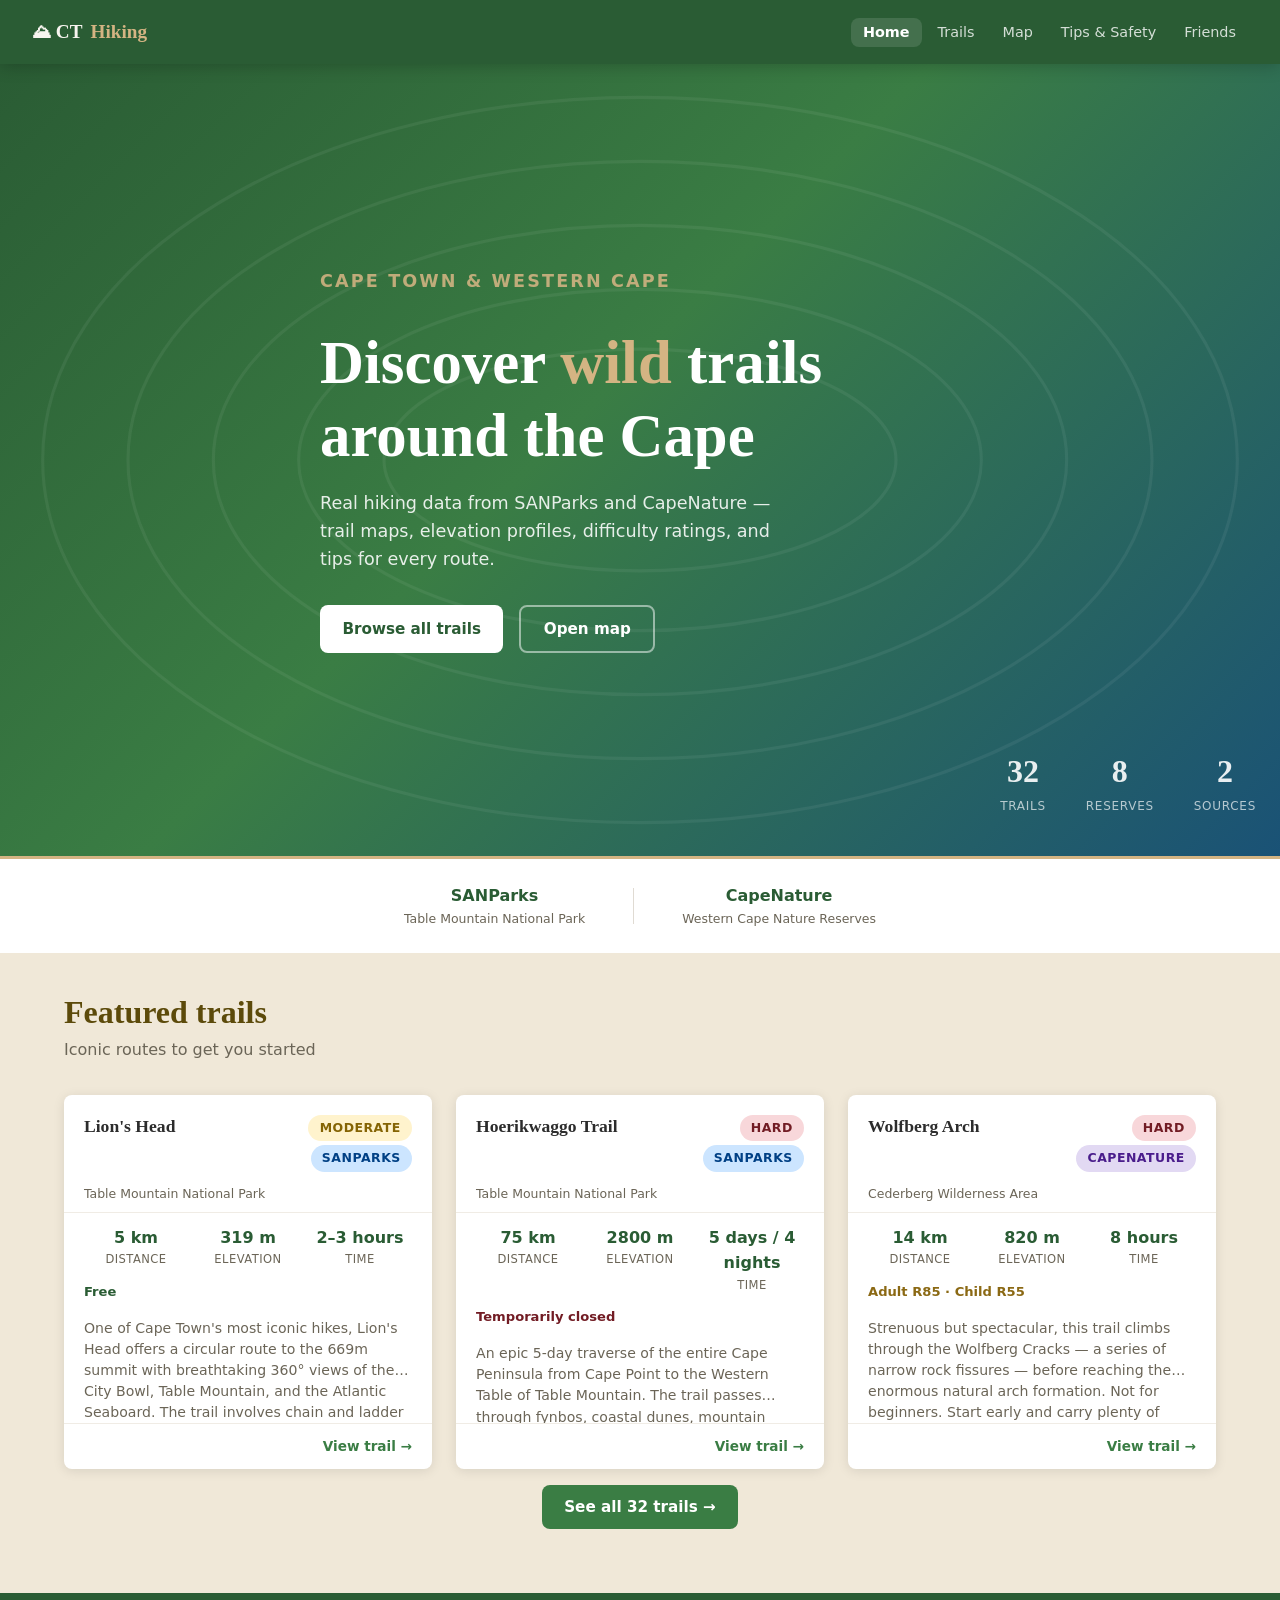
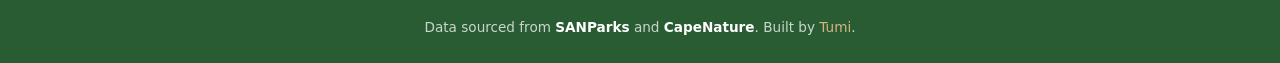
<file: index.html>
<!DOCTYPE html>
<html lang="en">
<head>
  <meta charset="UTF-8">
  <meta name="viewport" content="width=device-width, initial-scale=1.0">
  <title>CT Hiking — Cape Town Trails</title>
  <link rel="stylesheet" href="css/style.css">
</head>
<body>

<div class="topo-bg">
  <svg id="topo-svg" xmlns="http://www.w3.org/2000/svg"></svg>
</div>

<nav class="nav">
  <a class="nav-logo" href="index.html">&#9968; CT <span>Hiking</span></a>
  <button class="nav-toggle" aria-label="Menu">
    <span></span><span></span><span></span>
  </button>
  <ul class="nav-links">
    <li><a href="index.html">Home</a></li>
    <li><a href="trails.html">Trails</a></li>
    <li><a href="map.html">Map</a></li>
    <li><a href="tips.html">Tips &amp; Safety</a></li>
    <li><a href="friends.html">Friends</a></li>
  </ul>
</nav>

<!-- Hero -->
<section class="hero">
  <div class="container">
    <div class="hero-content">
      <p class="hero-eyebrow">Cape Town &amp; Western Cape</p>
      <h1>Discover <em>wild</em> trails around the Cape</h1>
      <p>Real hiking data from SANParks and CapeNature — trail maps, elevation profiles, difficulty ratings, and tips for every route.</p>
      <div class="hero-actions">
        <a class="btn btn-white" href="trails.html">Browse all trails</a>
        <a class="btn btn-outline" style="color:#fff;border-color:rgba(255,255,255,0.5)" href="map.html">Open map</a>
      </div>
    </div>
    <div class="hero-stats">
      <div class="hero-stat">
        <div class="hero-stat-value" id="stat-trails">32</div>
        <div class="hero-stat-label">Trails</div>
      </div>
      <div class="hero-stat">
        <div class="hero-stat-value">8</div>
        <div class="hero-stat-label">Reserves</div>
      </div>
      <div class="hero-stat">
        <div class="hero-stat-value">2</div>
        <div class="hero-stat-label">Sources</div>
      </div>
    </div>
  </div>
</section>

<!-- Source attribution -->
<div class="sources-bar">
  <div class="container">
    <div class="source-item">
      <div class="source-name">SANParks</div>
      <div class="source-sub">Table Mountain National Park</div>
    </div>
    <div style="width:1px;height:36px;background:#e0dbd3"></div>
    <div class="source-item">
      <div class="source-name">CapeNature</div>
      <div class="source-sub">Western Cape Nature Reserves</div>
    </div>
  </div>
</div>

<!-- Featured trails -->
<div class="page-content">
  <div class="container">
    <div class="section-header">
      <h2>Featured trails</h2>
      <p>Iconic routes to get you started</p>
    </div>
    <div class="cards-grid" id="featured-grid">
      <p style="color:var(--text-muted)">Loading trails…</p>
    </div>
    <div class="text-center mt-2">
      <a class="btn btn-primary" href="trails.html">See all 32 trails →</a>
    </div>
  </div>
</div>

<!-- Footer -->
<footer class="footer">
  <p>Data sourced from <strong>SANParks</strong> and <strong>CapeNature</strong>. Built by <a href="https://github.com/tumi-m/ct-hiking" target="_blank">Tumi</a>.</p>
</footer>

<script src="js/main.js"></script>
<script>
  const FEATURED_SLUGS = ['lions-head', 'hoerikwaggo-trail', 'wolfberg-arch'];
  loadTrails().then(trails => {
    const featured = FEATURED_SLUGS.map(s => trails.find(t => t.slug === s)).filter(Boolean);
    document.getElementById('featured-grid').innerHTML = featured.map(trailCard).join('');
    document.getElementById('stat-trails').textContent = trails.length;
  });
</script>
</body>
</html>
</file>
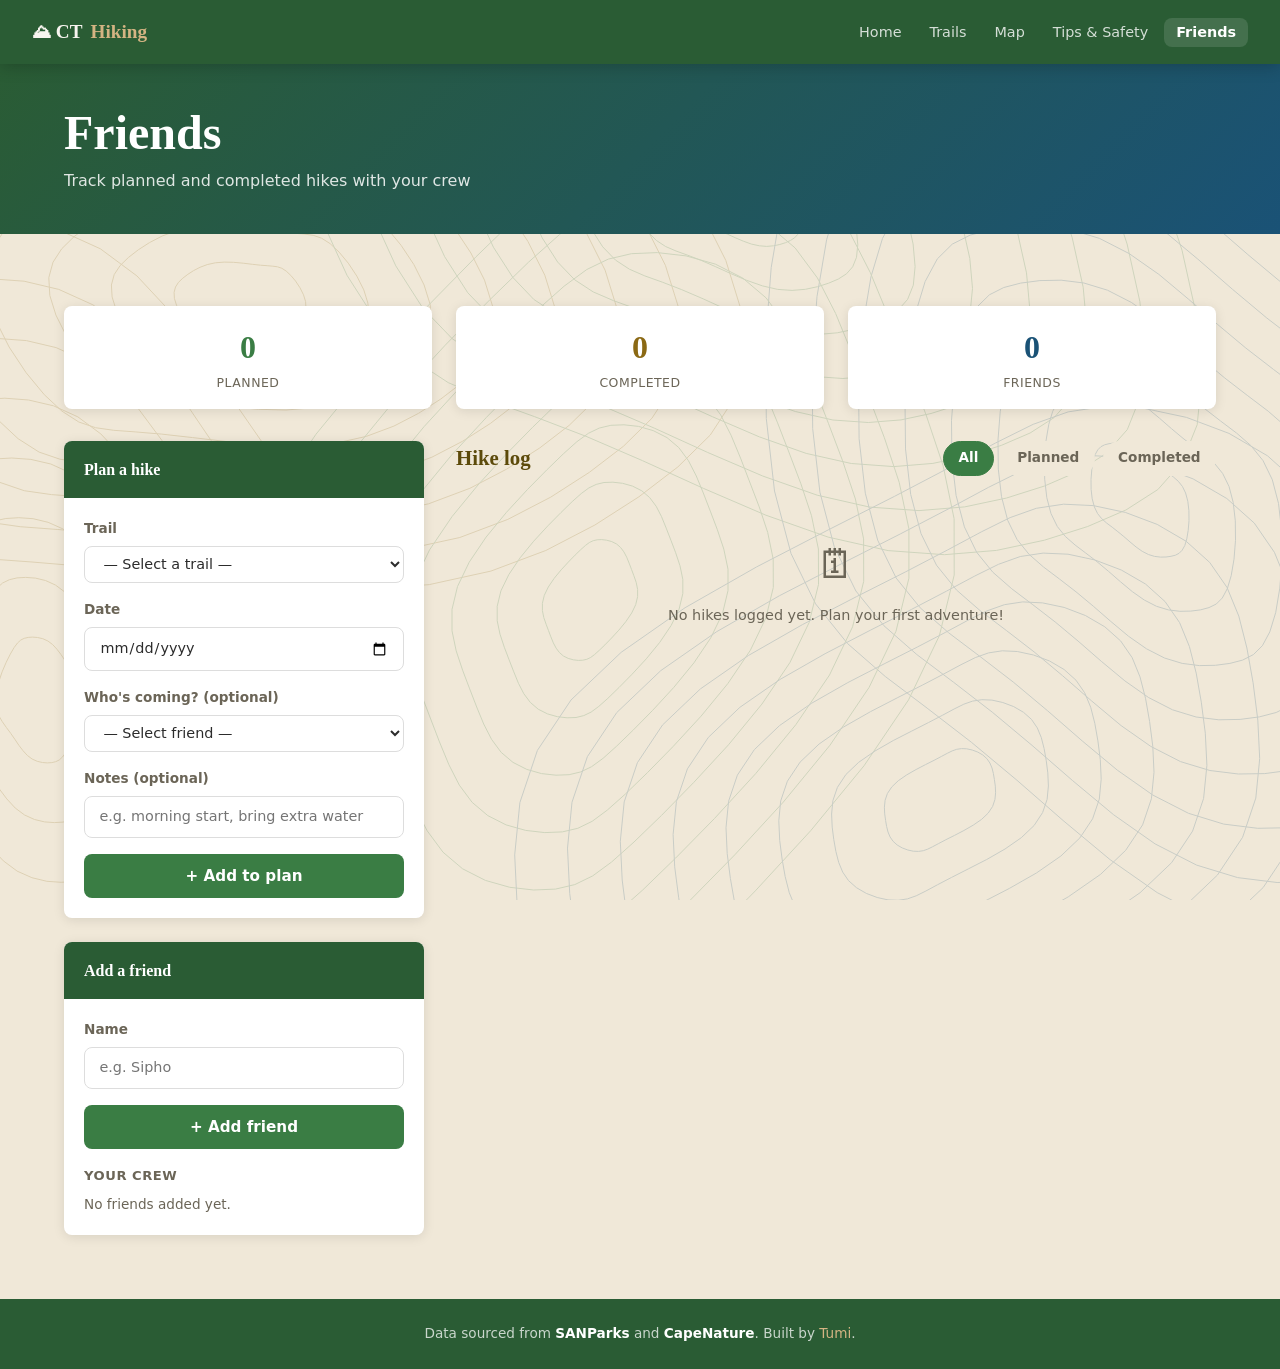
<file: friends.html>
<!DOCTYPE html>
<html lang="en">
<head>
  <meta charset="UTF-8">
  <meta name="viewport" content="width=device-width, initial-scale=1.0">
  <title>Friends — CT Hiking</title>
  <link rel="stylesheet" href="css/style.css">
</head>
<body>

<div class="topo-bg">
  <svg id="topo-svg" xmlns="http://www.w3.org/2000/svg"></svg>
</div>

<nav class="nav">
  <a class="nav-logo" href="index.html">&#9968; CT <span>Hiking</span></a>
  <button class="nav-toggle" aria-label="Menu">
    <span></span><span></span><span></span>
  </button>
  <ul class="nav-links">
    <li><a href="index.html">Home</a></li>
    <li><a href="trails.html">Trails</a></li>
    <li><a href="map.html">Map</a></li>
    <li><a href="tips.html">Tips &amp; Safety</a></li>
    <li><a href="friends.html">Friends</a></li>
  </ul>
</nav>

<div class="page-header">
  <div class="container">
    <h1>Friends</h1>
    <p>Track planned and completed hikes with your crew</p>
  </div>
</div>

<div class="page-content">
  <div class="container">

    <!-- Stats strip -->
    <div style="display:flex;gap:1.5rem;margin-bottom:2rem;flex-wrap:wrap">
      <div style="background:#fff;border-radius:var(--radius);box-shadow:var(--shadow);padding:1rem 1.75rem;text-align:center;flex:1;min-width:120px">
        <div style="font-size:2rem;font-weight:700;font-family:Georgia,serif;color:var(--green)" id="count-planned">0</div>
        <div style="font-size:0.78rem;color:var(--text-muted);text-transform:uppercase;letter-spacing:0.04em">Planned</div>
      </div>
      <div style="background:#fff;border-radius:var(--radius);box-shadow:var(--shadow);padding:1rem 1.75rem;text-align:center;flex:1;min-width:120px">
        <div style="font-size:2rem;font-weight:700;font-family:Georgia,serif;color:var(--brown)" id="count-completed">0</div>
        <div style="font-size:0.78rem;color:var(--text-muted);text-transform:uppercase;letter-spacing:0.04em">Completed</div>
      </div>
      <div style="background:#fff;border-radius:var(--radius);box-shadow:var(--shadow);padding:1rem 1.75rem;text-align:center;flex:1;min-width:120px">
        <div style="font-size:2rem;font-weight:700;font-family:Georgia,serif;color:var(--blue)" id="count-friends">0</div>
        <div style="font-size:0.78rem;color:var(--text-muted);text-transform:uppercase;letter-spacing:0.04em">Friends</div>
      </div>
    </div>

    <div class="friends-layout">

      <!-- Left: forms -->
      <div style="display:flex;flex-direction:column;gap:1.5rem">

        <!-- Add hike -->
        <div class="friends-panel">
          <div class="panel-header">Plan a hike</div>
          <div class="panel-body">
            <div class="form-group">
              <label for="hike-trail">Trail</label>
              <select id="hike-trail">
                <option value="">Loading trails…</option>
              </select>
            </div>
            <div class="form-group">
              <label for="hike-date">Date</label>
              <input type="date" id="hike-date">
            </div>
            <div class="form-group">
              <label for="hike-friend">Who's coming? (optional)</label>
              <select id="hike-friend">
                <option value="">— Select friend —</option>
              </select>
            </div>
            <div class="form-group">
              <label for="hike-notes">Notes (optional)</label>
              <input type="text" id="hike-notes" placeholder="e.g. morning start, bring extra water">
            </div>
            <button class="btn btn-primary" style="width:100%;justify-content:center" id="btn-add-hike">
              + Add to plan
            </button>
          </div>
        </div>

        <!-- Add friend -->
        <div class="friends-panel">
          <div class="panel-header">Add a friend</div>
          <div class="panel-body">
            <div class="form-group">
              <label for="friend-name">Name</label>
              <input type="text" id="friend-name" placeholder="e.g. Sipho">
            </div>
            <button class="btn btn-primary" style="width:100%;justify-content:center" id="btn-add-friend">
              + Add friend
            </button>
            <div style="margin-top:1rem" id="friends-list-container">
              <div style="font-size:0.82rem;font-weight:700;color:var(--text-muted);text-transform:uppercase;letter-spacing:0.04em;margin-bottom:0.5rem">Your crew</div>
              <div class="friends-list" id="friends-list"></div>
            </div>
          </div>
        </div>

      </div>

      <!-- Right: hike log -->
      <div>
        <div style="display:flex;align-items:center;justify-content:space-between;margin-bottom:1rem">
          <h2 style="font-family:Georgia,serif;font-size:1.3rem;color:var(--brown-dark)">Hike log</h2>
          <div style="display:flex;gap:0.5rem">
            <button class="filter-btn active" data-log-filter="all">All</button>
            <button class="filter-btn" data-log-filter="planned">Planned</button>
            <button class="filter-btn" data-log-filter="completed">Completed</button>
          </div>
        </div>
        <div class="hike-log" id="hike-log"></div>
      </div>

    </div>
  </div>
</div>

<footer class="footer">
  <p>Data sourced from <strong>SANParks</strong> and <strong>CapeNature</strong>. Built by <a href="https://github.com/tumi-m/ct-hiking" target="_blank">Tumi</a>.</p>
</footer>

<script src="js/main.js"></script>
<script>
  const LS_HIKES   = 'ct_hiking_hikes';
  const LS_FRIENDS = 'ct_hiking_friends';
  let allTrails = [];
  let logFilter = 'all';

  function saveHikes(hikes)   { localStorage.setItem(LS_HIKES,   JSON.stringify(hikes)); }
  function saveFriends(list)  { localStorage.setItem(LS_FRIENDS, JSON.stringify(list)); }
  function getHikes()         { return JSON.parse(localStorage.getItem(LS_HIKES)   || '[]'); }
  function getFriends()       { return JSON.parse(localStorage.getItem(LS_FRIENDS) || '[]'); }

  function updateStats() {
    const hikes = getHikes();
    document.getElementById('count-planned').textContent   = hikes.filter(h => h.status === 'planned').length;
    document.getElementById('count-completed').textContent = hikes.filter(h => h.status === 'completed').length;
    document.getElementById('count-friends').textContent   = getFriends().length;
  }

  function renderFriends() {
    const friends = getFriends();
    const list = document.getElementById('friends-list');
    const sel  = document.getElementById('hike-friend');

    list.innerHTML = friends.length
      ? friends.map((f, i) => `
          <div class="friend-entry">
            <span class="friend-name">${f}</span>
            <span class="friend-remove" data-idx="${i}">✕</span>
          </div>`).join('')
      : '<p style="font-size:0.85rem;color:var(--text-muted)">No friends added yet.</p>';

    sel.innerHTML = '<option value="">— Select friend —</option>' +
      friends.map(f => `<option value="${f}">${f}</option>`).join('');

    list.querySelectorAll('.friend-remove').forEach(btn => {
      btn.addEventListener('click', () => {
        const f = getFriends();
        f.splice(Number(btn.dataset.idx), 1);
        saveFriends(f);
        renderFriends();
        updateStats();
      });
    });
  }

  function renderLog() {
    const hikes = getHikes();
    const filtered = logFilter === 'all' ? hikes : hikes.filter(h => h.status === logFilter);
    const container = document.getElementById('hike-log');

    if (!filtered.length) {
      container.innerHTML = `<div class="empty-state">
        <div class="empty-state-icon">${logFilter === 'completed' ? '🏔' : '🗓'}</div>
        <p>${logFilter === 'completed' ? 'No completed hikes yet.' : logFilter === 'planned' ? 'No hikes planned yet.' : 'No hikes logged yet. Plan your first adventure!'}</p>
      </div>`;
      return;
    }

    container.innerHTML = filtered.map((h, idx) => {
      const realIdx = hikes.indexOf(h);
      const trail = allTrails.find(t => t.slug === h.trailSlug);
      const icon  = h.status === 'completed' ? '✓' : '◷';
      return `<div class="hike-entry">
        <div class="hike-status status-${h.status}">${icon}</div>
        <div class="hike-info">
          <div class="hike-trail-name"><a href="trail.html?slug=${h.trailSlug}" style="color:var(--text)">${h.trailName}</a></div>
          <div class="hike-meta">
            ${h.date ? `📅 ${h.date}` : 'No date set'}
            ${h.friend ? ` · 👥 ${h.friend}` : ''}
            ${h.notes  ? ` · ${h.notes}` : ''}
          </div>
        </div>
        <div class="hike-actions">
          ${h.status === 'planned' ? `<button class="hike-action-btn btn-complete" data-idx="${realIdx}">Done ✓</button>` : ''}
          <button class="hike-action-btn btn-delete" data-idx="${realIdx}">✕</button>
        </div>
      </div>`;
    }).join('');

    container.querySelectorAll('.btn-complete').forEach(btn => {
      btn.addEventListener('click', () => {
        const hikes = getHikes();
        hikes[btn.dataset.idx].status = 'completed';
        saveHikes(hikes);
        renderLog();
        updateStats();
      });
    });
    container.querySelectorAll('.btn-delete').forEach(btn => {
      btn.addEventListener('click', () => {
        const hikes = getHikes();
        hikes.splice(btn.dataset.idx, 1);
        saveHikes(hikes);
        renderLog();
        updateStats();
      });
    });
  }

  document.getElementById('btn-add-hike').addEventListener('click', () => {
    const slug = document.getElementById('hike-trail').value;
    if (!slug) { alert('Please select a trail.'); return; }
    const trail  = allTrails.find(t => t.slug === slug);
    const date   = document.getElementById('hike-date').value;
    const friend = document.getElementById('hike-friend').value;
    const notes  = document.getElementById('hike-notes').value.trim();
    const hikes  = getHikes();
    hikes.unshift({ trailSlug: slug, trailName: trail.name, date, friend, notes, status: 'planned', added: Date.now() });
    saveHikes(hikes);
    document.getElementById('hike-notes').value = '';
    renderLog();
    updateStats();
  });

  document.getElementById('btn-add-friend').addEventListener('click', () => {
    const name = document.getElementById('friend-name').value.trim();
    if (!name) { alert('Please enter a name.'); return; }
    const friends = getFriends();
    if (friends.includes(name)) { alert('Already in your crew!'); return; }
    friends.push(name);
    saveFriends(friends);
    document.getElementById('friend-name').value = '';
    renderFriends();
    updateStats();
  });

  document.querySelectorAll('[data-log-filter]').forEach(btn => {
    btn.addEventListener('click', () => {
      document.querySelectorAll('[data-log-filter]').forEach(b => b.classList.remove('active'));
      btn.classList.add('active');
      logFilter = btn.dataset.logFilter;
      renderLog();
    });
  });

  loadTrails().then(trails => {
    allTrails = trails;
    const sel = document.getElementById('hike-trail');
    sel.innerHTML = '<option value="">— Select a trail —</option>' +
      trails.map(t => `<option value="${t.slug}">${t.name} (${t.reserve})</option>`).join('');
    renderFriends();
    renderLog();
    updateStats();
  });
</script>
</body>
</html>
</file>
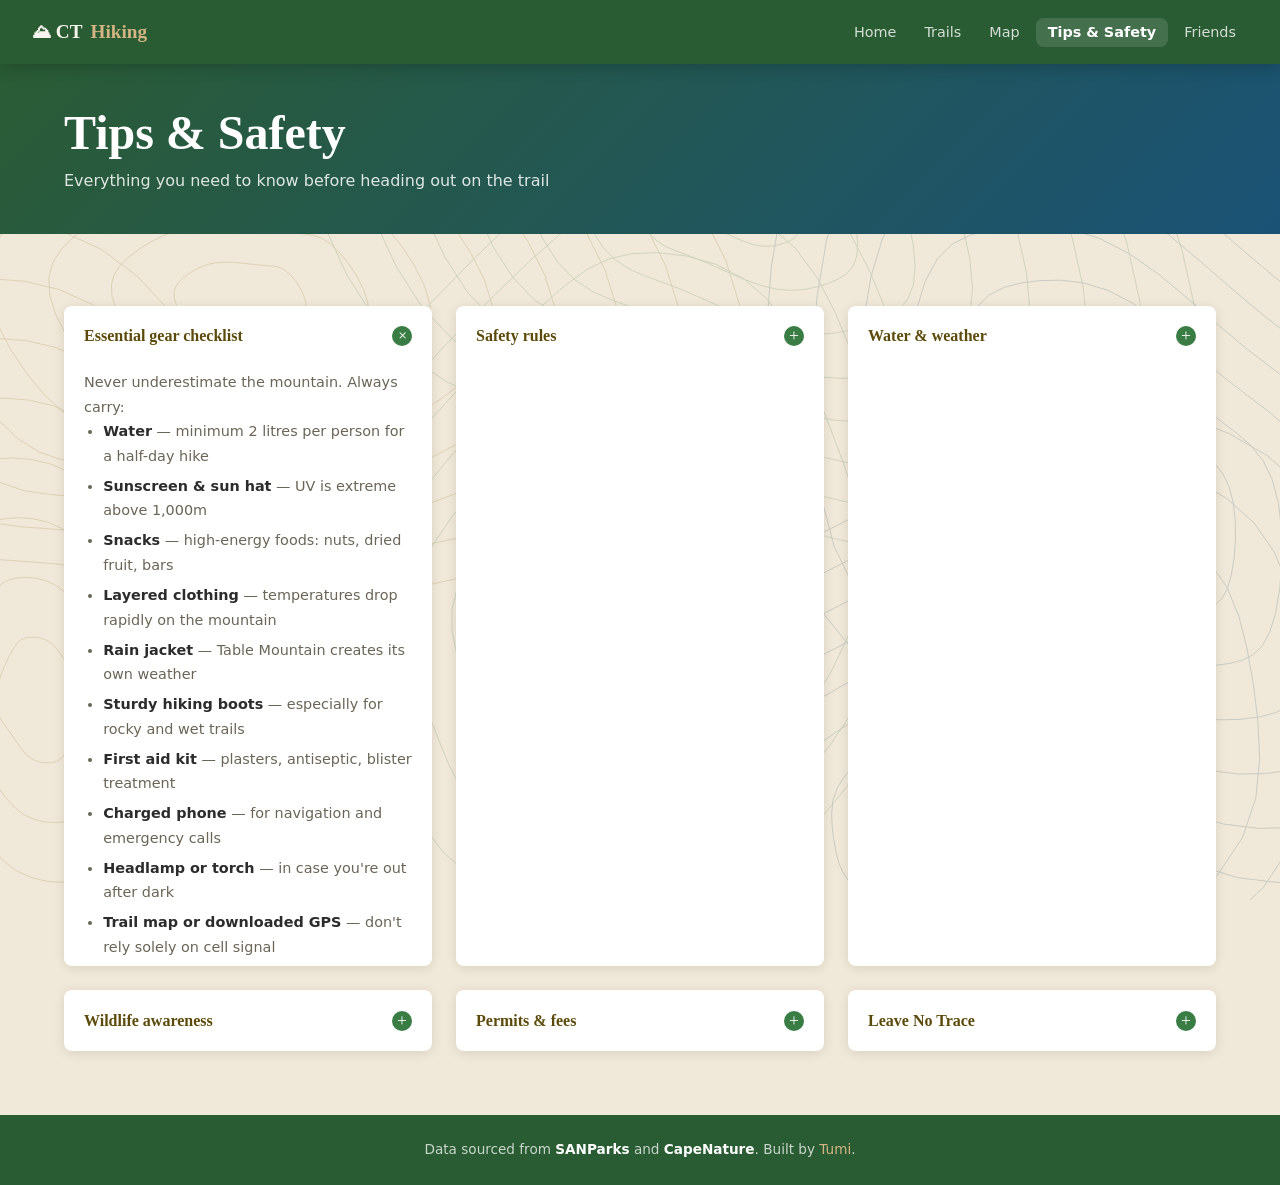
<file: tips.html>
<!DOCTYPE html>
<html lang="en">
<head>
  <meta charset="UTF-8">
  <meta name="viewport" content="width=device-width, initial-scale=1.0">
  <title>Tips &amp; Safety — CT Hiking</title>
  <link rel="stylesheet" href="css/style.css">
</head>
<body>

<div class="topo-bg">
  <svg id="topo-svg" xmlns="http://www.w3.org/2000/svg"></svg>
</div>

<nav class="nav">
  <a class="nav-logo" href="index.html">&#9968; CT <span>Hiking</span></a>
  <button class="nav-toggle" aria-label="Menu">
    <span></span><span></span><span></span>
  </button>
  <ul class="nav-links">
    <li><a href="index.html">Home</a></li>
    <li><a href="trails.html">Trails</a></li>
    <li><a href="map.html">Map</a></li>
    <li><a href="tips.html">Tips &amp; Safety</a></li>
    <li><a href="friends.html">Friends</a></li>
  </ul>
</nav>

<div class="page-header">
  <div class="container">
    <h1>Tips &amp; Safety</h1>
    <p>Everything you need to know before heading out on the trail</p>
  </div>
</div>

<div class="page-content">
  <div class="container">
    <div class="tips-grid">

      <div class="accordion open">
        <button class="accordion-header">
          Essential gear checklist
          <span class="accordion-icon">+</span>
        </button>
        <div class="accordion-body">
          <div class="accordion-body-inner">
            <p>Never underestimate the mountain. Always carry:</p>
            <ul>
              <li><strong>Water</strong> — minimum 2 litres per person for a half-day hike</li>
              <li><strong>Sunscreen &amp; sun hat</strong> — UV is extreme above 1,000m</li>
              <li><strong>Snacks</strong> — high-energy foods: nuts, dried fruit, bars</li>
              <li><strong>Layered clothing</strong> — temperatures drop rapidly on the mountain</li>
              <li><strong>Rain jacket</strong> — Table Mountain creates its own weather</li>
              <li><strong>Sturdy hiking boots</strong> — especially for rocky and wet trails</li>
              <li><strong>First aid kit</strong> — plasters, antiseptic, blister treatment</li>
              <li><strong>Charged phone</strong> — for navigation and emergency calls</li>
              <li><strong>Headlamp or torch</strong> — in case you're out after dark</li>
              <li><strong>Trail map or downloaded GPS</strong> — don't rely solely on cell signal</li>
            </ul>
          </div>
        </div>
      </div>

      <div class="accordion">
        <button class="accordion-header">
          Safety rules
          <span class="accordion-icon">+</span>
        </button>
        <div class="accordion-body">
          <div class="accordion-body-inner">
            <ul>
              <li>Always <strong>tell someone</strong> where you're going and when you expect to return</li>
              <li>Never hike alone on remote trails — buddy system always</li>
              <li>Turn around if the weather changes suddenly — Cape Town weather is famously unpredictable</li>
              <li>Do not attempt summit routes in strong southeasterly wind (Cape Doctor)</li>
              <li>Table Mountain &amp; Lion's Head close when the weather is dangerous — check TMNP social media before going</li>
              <li>Stick to marked trails — going off-trail can damage fynbos and you can get lost</li>
              <li>Respect <strong>cutoff times</strong> on CapeNature reserves (usually 18:00)</li>
              <li>Do not hike under the influence of alcohol or drugs</li>
              <li>Emergency number: <strong>107</strong> (City of Cape Town), <strong>112</strong> (any network), WSAR: <strong>021 948 9900</strong></li>
            </ul>
          </div>
        </div>
      </div>

      <div class="accordion">
        <button class="accordion-header">
          Water &amp; weather
          <span class="accordion-icon">+</span>
        </button>
        <div class="accordion-body">
          <div class="accordion-body-inner">
            <p><strong>When to hike:</strong></p>
            <ul>
              <li>Cape Town is a winter-rainfall region. Summers (Nov–Mar) are dry, hot, and windy</li>
              <li>Winter (Jun–Aug) brings rain and snow on higher peaks — trails can become dangerous</li>
              <li>Best hiking: September–November (spring) and March–May (autumn)</li>
              <li>Start hikes early to avoid afternoon heat and thunderstorms</li>
            </ul>
            <p style="margin-top:0.75rem"><strong>Stream and river water:</strong></p>
            <ul>
              <li>Mountain stream water in the Western Cape is generally safe to drink but bring your own to be sure</li>
              <li>Avoid drinking from streams below farming areas</li>
              <li>Check river levels before kloofing or river trails — flash floods are a real risk after rain</li>
            </ul>
          </div>
        </div>
      </div>

      <div class="accordion">
        <button class="accordion-header">
          Wildlife awareness
          <span class="accordion-icon">+</span>
        </button>
        <div class="accordion-body">
          <div class="accordion-body-inner">
            <ul>
              <li><strong>Snakes</strong> — Puff adders and Cape cobras are common. Watch where you step and put your hands. Shake out boots before putting them on</li>
              <li><strong>Bees</strong> — Cape Nature warns of bee presence on trails. Move away calmly if you encounter a swarm; do not swat</li>
              <li><strong>Ticks</strong> — Apply DEET-based repellent before hiking. Check your skin and scalp after every hike</li>
              <li><strong>Baboons</strong> — Common on Table Mountain and Cape Peninsula. Never feed them. Do not make eye contact or run. Keep your bag closed</li>
              <li><strong>Cape Leopard</strong> — Extremely rare but present in Cederberg. They avoid humans</li>
              <li><strong>Seals &amp; seabirds</strong> — Keep your distance at Robberg and coastal reserves — they're wild animals</li>
            </ul>
          </div>
        </div>
      </div>

      <div class="accordion">
        <button class="accordion-header">
          Permits &amp; fees
          <span class="accordion-icon">+</span>
        </button>
        <div class="accordion-body">
          <div class="accordion-body-inner">
            <p><strong>SANParks (Table Mountain National Park):</strong></p>
            <ul>
              <li>Day hiking on Table Mountain, Lion's Head, and Pipe Track is free — no permit needed</li>
              <li>Hoerikwaggo Trail overnight permit required — book via SANParks reservations</li>
              <li>Kirstenbosch Botanical Garden entry fee applies for Skeleton Gorge start</li>
            </ul>
            <p style="margin-top:0.75rem"><strong>CapeNature reserves:</strong></p>
            <ul>
              <li>Day permits required for most CapeNature trails — pay at the gate or book online</li>
              <li>Jonkershoek: cutoff time 18:00, permits at the reserve gate</li>
              <li>Cederberg (Algeria): minimum 3 adult hikers, permit from camp office</li>
              <li>Cederberg (Sanddrif): permits from Sanddrif Private Nature Reserve</li>
              <li>Robberg: conservation fee at entrance gate. Check tides before the Point Circuit</li>
              <li>Kogelberg: Three Sisters Trail is free; all other trails require a permit</li>
            </ul>
          </div>
        </div>
      </div>

      <div class="accordion">
        <button class="accordion-header">
          Leave No Trace
          <span class="accordion-icon">+</span>
        </button>
        <div class="accordion-body">
          <div class="accordion-body-inner">
            <ul>
              <li><strong>Pack it in, pack it out</strong> — take all your rubbish home</li>
              <li>Stay on the marked trail to protect fragile fynbos — it is one of the most biodiverse ecosystems on Earth</li>
              <li>Do not pick flowers or disturb plants</li>
              <li>Do not light fires except in designated braai areas</li>
              <li>Bury human waste at least 70m from water sources and trails</li>
              <li>Leave historical and cultural artefacts in place</li>
              <li>Keep noise levels down — you're in a wild space</li>
            </ul>
          </div>
        </div>
      </div>

    </div>
  </div>
</div>

<footer class="footer">
  <p>Data sourced from <strong>SANParks</strong> and <strong>CapeNature</strong>. Built by <a href="https://github.com/tumi-m/ct-hiking" target="_blank">Tumi</a>.</p>
</footer>

<script src="js/main.js"></script>
<script>
  document.querySelectorAll('.accordion-header').forEach(btn => {
    btn.addEventListener('click', () => {
      btn.closest('.accordion').classList.toggle('open');
    });
  });
</script>
</body>
</html>
</file>
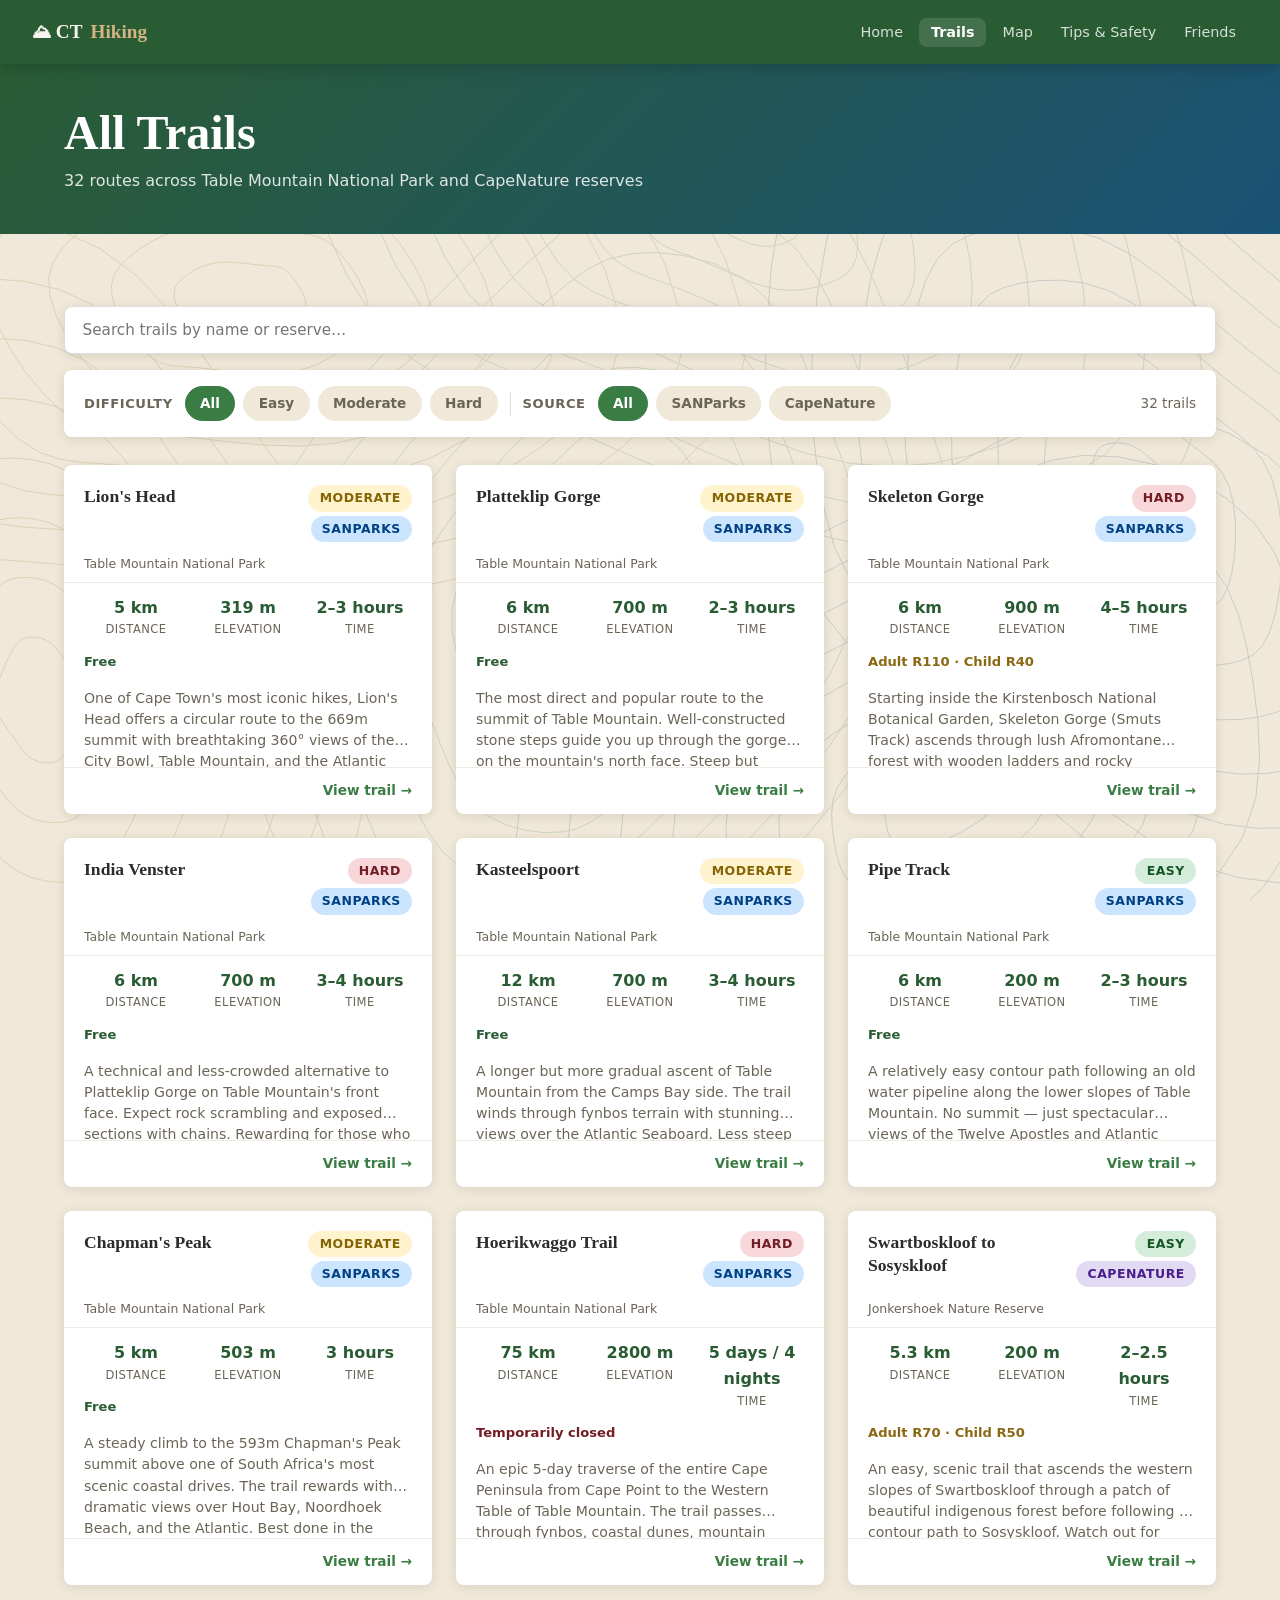
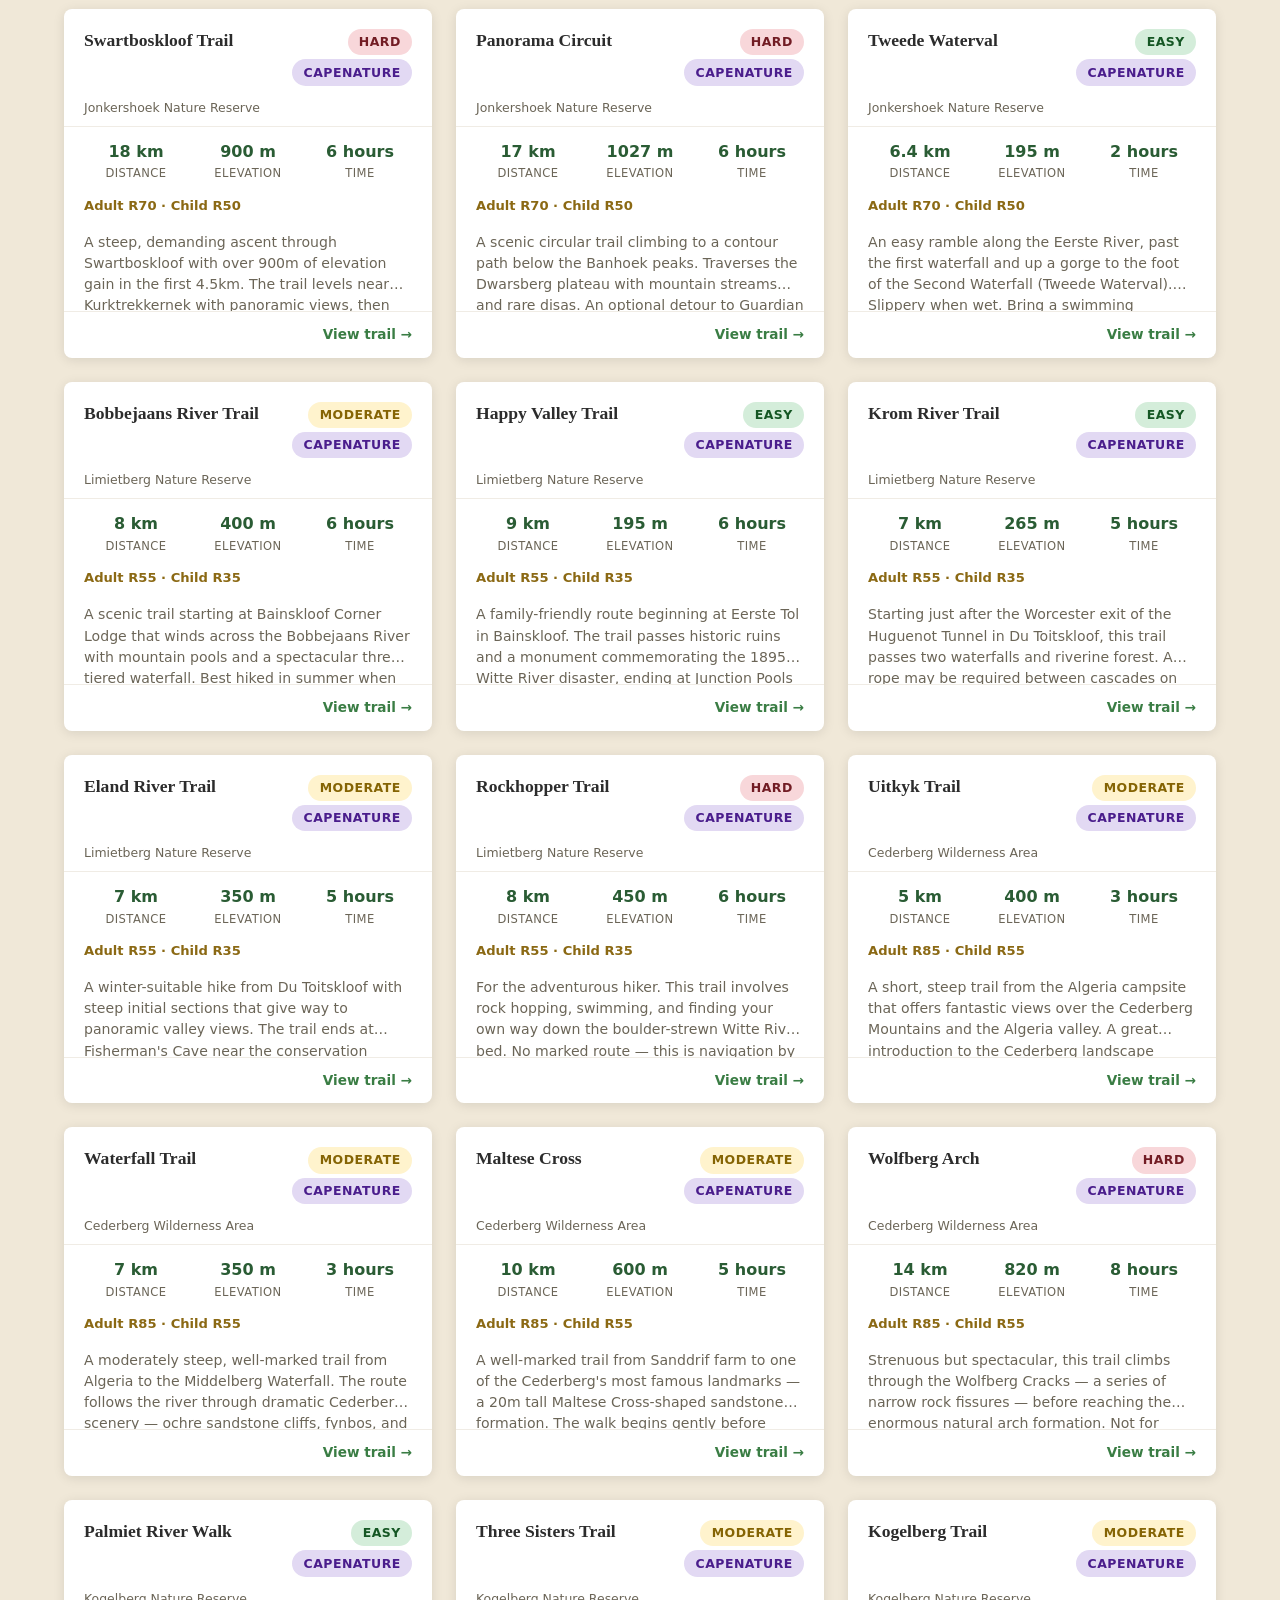
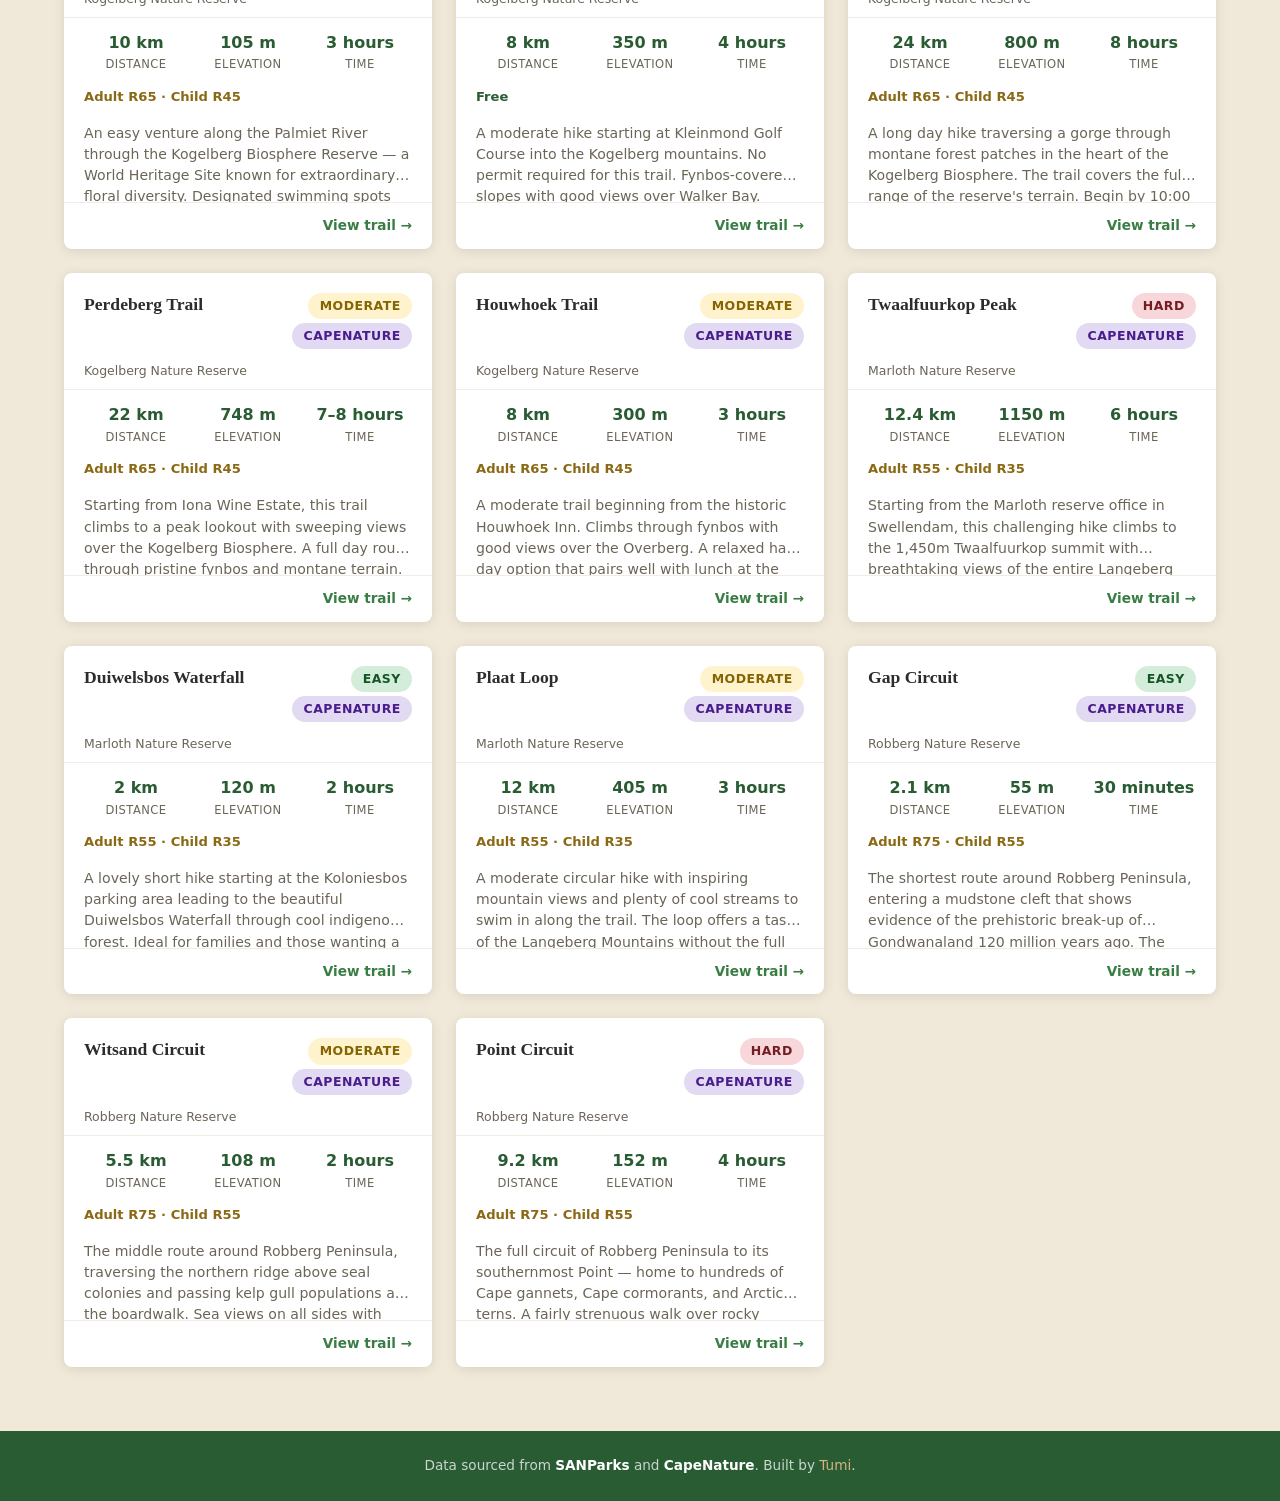
<file: trails.html>
<!DOCTYPE html>
<html lang="en">
<head>
  <meta charset="UTF-8">
  <meta name="viewport" content="width=device-width, initial-scale=1.0">
  <title>All Trails — CT Hiking</title>
  <link rel="stylesheet" href="css/style.css">
</head>
<body>

<div class="topo-bg">
  <svg id="topo-svg" xmlns="http://www.w3.org/2000/svg"></svg>
</div>

<nav class="nav">
  <a class="nav-logo" href="index.html">&#9968; CT <span>Hiking</span></a>
  <button class="nav-toggle" aria-label="Menu">
    <span></span><span></span><span></span>
  </button>
  <ul class="nav-links">
    <li><a href="index.html">Home</a></li>
    <li><a href="trails.html">Trails</a></li>
    <li><a href="map.html">Map</a></li>
    <li><a href="tips.html">Tips &amp; Safety</a></li>
    <li><a href="friends.html">Friends</a></li>
  </ul>
</nav>

<div class="page-header">
  <div class="container">
    <h1>All Trails</h1>
    <p>32 routes across Table Mountain National Park and CapeNature reserves</p>
  </div>
</div>

<div class="page-content">
  <div class="container">

    <!-- Search -->
    <div class="search-bar">
      <input type="search" id="trail-search" placeholder="Search trails by name or reserve…" autocomplete="off">
    </div>

    <!-- Filters -->
    <div class="filter-bar">
      <label>Difficulty</label>
      <button class="filter-btn active" data-filter="difficulty" data-value="all">All</button>
      <button class="filter-btn" data-filter="difficulty" data-value="Easy">Easy</button>
      <button class="filter-btn" data-filter="difficulty" data-value="Moderate">Moderate</button>
      <button class="filter-btn" data-filter="difficulty" data-value="Hard">Hard</button>
      <div class="filter-sep"></div>
      <label>Source</label>
      <button class="filter-btn active" data-filter="source" data-value="all">All</button>
      <button class="filter-btn" data-filter="source" data-value="SANParks">SANParks</button>
      <button class="filter-btn" data-filter="source" data-value="CapeNature">CapeNature</button>
      <div class="trail-count" id="trail-count"></div>
    </div>

    <div class="cards-grid" id="trails-grid">
      <p style="color:var(--text-muted)">Loading trails…</p>
    </div>

  </div>
</div>

<footer class="footer">
  <p>Data sourced from <strong>SANParks</strong> and <strong>CapeNature</strong>. Built by <a href="https://github.com/tumi-m/ct-hiking" target="_blank">Tumi</a>.</p>
</footer>

<script src="js/main.js"></script>
<script>
  let allTrails = [];
  let activeDifficulty = 'all';
  let activeSource = 'all';
  let searchQuery = '';

  function applyFilters() {
    const q = searchQuery.toLowerCase();
    const visible = allTrails.filter(t => {
      const diffOk   = activeDifficulty === 'all' || t.difficulty === activeDifficulty;
      const srcOk    = activeSource     === 'all' || t.source     === activeSource;
      const searchOk = !q || t.name.toLowerCase().includes(q) || t.reserve.toLowerCase().includes(q);
      return diffOk && srcOk && searchOk;
    });
    document.getElementById('trails-grid').innerHTML =
      visible.length ? visible.map(trailCard).join('') :
      '<p style="color:var(--text-muted);grid-column:1/-1">No trails match these filters.</p>';
    document.getElementById('trail-count').textContent = `${visible.length} trail${visible.length !== 1 ? 's' : ''}`;
  }

  document.querySelectorAll('.filter-btn').forEach(btn => {
    btn.addEventListener('click', () => {
      const filter = btn.dataset.filter;
      const value  = btn.dataset.value;
      document.querySelectorAll(`.filter-btn[data-filter="${filter}"]`).forEach(b => b.classList.remove('active'));
      btn.classList.add('active');
      if (filter === 'difficulty') activeDifficulty = value;
      if (filter === 'source')     activeSource     = value;
      applyFilters();
    });
  });

  document.getElementById('trail-search').addEventListener('input', e => {
    searchQuery = e.target.value.trim();
    applyFilters();
  });

  loadTrails().then(trails => {
    allTrails = trails;
    applyFilters();
  });
</script>
</body>
</html>
</file>
<file: css/style.css>
/* ── Custom properties ─────────────────────────────────────────────────────── */
:root {
  --white:       #f8f5f0;
  --brown-light: #d4b483;
  --brown:       #8b6914;
  --brown-dark:  #5c4a0a;
  --green-light: #6aab7a;
  --green:       #3a7d44;
  --green-dark:  #2a5c34;
  --blue-light:  #5b8fb9;
  --blue:        #1a5276;
  --blue-dark:   #0d2f4a;
  --sand:        #f0e8d8;
  --text:        #2c2c2c;
  --text-muted:  #6b6557;
  --radius:      8px;
  --shadow:      0 2px 12px rgba(0,0,0,0.10);
  --shadow-lg:   0 8px 32px rgba(0,0,0,0.16);
  --nav-height:  64px;
}

/* ── Reset ─────────────────────────────────────────────────────────────────── */
*, *::before, *::after { box-sizing: border-box; margin: 0; padding: 0; }
html { scroll-behavior: smooth; }
body {
  font-family: system-ui, -apple-system, sans-serif;
  font-size: 16px;
  line-height: 1.6;
  color: var(--text);
  background-color: var(--sand);
  min-height: 100vh;
}
img { display: block; max-width: 100%; }
a { color: inherit; text-decoration: none; }
ul { list-style: none; }
button { cursor: pointer; font: inherit; border: none; background: none; }

/* ── Topo background ───────────────────────────────────────────────────────── */
.topo-bg {
  position: fixed;
  inset: 0;
  z-index: -1;
  overflow: hidden;
  background-color: var(--sand);
}
.topo-bg svg {
  width: 100%;
  height: 100%;
  opacity: 0.18;
}

/* ── Navigation ────────────────────────────────────────────────────────────── */
.nav {
  position: sticky;
  top: 0;
  z-index: 100;
  height: var(--nav-height);
  background: var(--green-dark);
  box-shadow: 0 2px 16px rgba(0,0,0,0.22);
  display: flex;
  align-items: center;
  padding: 0 2rem;
  gap: 2rem;
}
.nav-logo {
  font-family: Georgia, serif;
  font-size: 1.2rem;
  font-weight: bold;
  color: var(--white);
  white-space: nowrap;
  display: flex;
  align-items: center;
  gap: 0.5rem;
  flex-shrink: 0;
}
.nav-logo span { color: var(--brown-light); }
.nav-links {
  display: flex;
  align-items: center;
  gap: 0.25rem;
  flex-wrap: wrap;
  margin-left: auto;
}
.nav-links a {
  color: rgba(255,255,255,0.80);
  font-size: 0.9rem;
  padding: 0.4rem 0.75rem;
  border-radius: var(--radius);
  transition: background 0.15s, color 0.15s;
}
.nav-links a:hover,
.nav-links a.active {
  background: rgba(255,255,255,0.12);
  color: #fff;
}
.nav-links a.active { font-weight: 600; }

/* hamburger – shown only on small screens */
.nav-toggle {
  display: none;
  flex-direction: column;
  gap: 5px;
  margin-left: auto;
  padding: 6px;
}
.nav-toggle span {
  display: block;
  width: 22px;
  height: 2px;
  background: #fff;
  border-radius: 2px;
  transition: transform 0.2s;
}

/* ── Layout ────────────────────────────────────────────────────────────────── */
.container { max-width: 1200px; margin: 0 auto; padding: 0 1.5rem; }
.page-content { padding: 2.5rem 0 4rem; }

/* ── Typography ────────────────────────────────────────────────────────────── */
h1, h2, h3 { font-family: Georgia, serif; line-height: 1.2; }
h1 { font-size: clamp(1.8rem, 4vw, 3rem); }
h2 { font-size: clamp(1.4rem, 3vw, 2rem); }
h3 { font-size: 1.2rem; }

/* ── Buttons ───────────────────────────────────────────────────────────────── */
.btn {
  display: inline-flex;
  align-items: center;
  gap: 0.4rem;
  padding: 0.6rem 1.4rem;
  border-radius: var(--radius);
  font-size: 0.95rem;
  font-weight: 600;
  transition: transform 0.15s, box-shadow 0.15s, background 0.15s;
}
.btn:hover { transform: translateY(-1px); box-shadow: var(--shadow); }
.btn-primary { background: var(--green); color: #fff; }
.btn-primary:hover { background: var(--green-dark); }
.btn-outline {
  background: transparent;
  border: 2px solid var(--green);
  color: var(--green);
}
.btn-outline:hover { background: var(--green); color: #fff; }
.btn-white { background: #fff; color: var(--green-dark); }
.btn-white:hover { background: var(--white); }

/* ── Difficulty badges ─────────────────────────────────────────────────────── */
.badge {
  display: inline-block;
  padding: 0.2rem 0.7rem;
  border-radius: 999px;
  font-size: 0.78rem;
  font-weight: 700;
  letter-spacing: 0.04em;
  text-transform: uppercase;
}
.badge-easy    { background: #d4edda; color: #155724; }
.badge-moderate{ background: #fff3cd; color: #856404; }
.badge-hard    { background: #f8d7da; color: #721c24; }
.badge-sanparks  { background: #cce5ff; color: #004085; }
.badge-capenature{ background: #e2d9f3; color: #4a1d8c; }

/* ── Trail cards ───────────────────────────────────────────────────────────── */
.cards-grid {
  display: grid;
  grid-template-columns: repeat(auto-fill, minmax(300px, 1fr));
  gap: 1.5rem;
}
.card {
  background: #fff;
  border-radius: var(--radius);
  box-shadow: var(--shadow);
  overflow: hidden;
  display: flex;
  flex-direction: column;
  transition: transform 0.2s, box-shadow 0.2s;
}
.card:hover { transform: translateY(-3px); box-shadow: var(--shadow-lg); }
.card-header {
  padding: 1.25rem 1.25rem 0.75rem;
  display: flex;
  align-items: flex-start;
  justify-content: space-between;
  gap: 0.5rem;
}
.card-title {
  font-family: Georgia, serif;
  font-size: 1.1rem;
  font-weight: bold;
  line-height: 1.3;
}
.card-badges { display: flex; flex-direction: column; gap: 0.25rem; align-items: flex-end; flex-shrink: 0; }
.card-reserve {
  font-size: 0.78rem;
  color: var(--text-muted);
  padding: 0 1.25rem 0.5rem;
}
.card-stats {
  display: grid;
  grid-template-columns: repeat(3, 1fr);
  padding: 0.75rem 1.25rem;
  gap: 0.5rem;
  border-top: 1px solid #f0ece5;
}
.stat { text-align: center; }
.stat-value { font-weight: 700; font-size: 1rem; color: var(--green-dark); }
.stat-label { font-size: 0.72rem; color: var(--text-muted); text-transform: uppercase; letter-spacing: 0.04em; }
.card-price {
  padding: 0 1.25rem 0.5rem;
  font-size: 0.82rem;
  font-weight: 700;
}
.price-free   { color: var(--green-dark); }
.price-paid   { color: var(--brown); }
.price-closed { color: #721c24; }

.card-description {
  padding: 0.5rem 1.25rem 1rem;
  font-size: 0.88rem;
  color: var(--text-muted);
  line-height: 1.5;
  flex: 1;
  display: -webkit-box;
  -webkit-line-clamp: 3;
  -webkit-box-orient: vertical;
  overflow: hidden;
}
.card-footer {
  padding: 0.75rem 1.25rem;
  border-top: 1px solid #f0ece5;
  display: flex;
  justify-content: flex-end;
}
.card-link {
  font-size: 0.85rem;
  font-weight: 600;
  color: var(--green);
  display: flex;
  align-items: center;
  gap: 0.25rem;
}
.card-link:hover { color: var(--green-dark); }

/* ── Section headings ──────────────────────────────────────────────────────── */
.section-header { margin-bottom: 2rem; }
.section-header h2 { color: var(--brown-dark); }
.section-header p  { color: var(--text-muted); margin-top: 0.4rem; }

/* ── Search bar ────────────────────────────────────────────────────────────── */
.search-bar {
  margin-bottom: 1rem;
}
.search-bar input {
  width: 100%;
  padding: 0.7rem 1.1rem;
  border: 1.5px solid #ddd;
  border-radius: var(--radius);
  font: inherit;
  font-size: 0.95rem;
  background: #fff;
  box-shadow: var(--shadow);
  transition: border-color 0.15s;
}
.search-bar input:focus {
  outline: none;
  border-color: var(--green);
}

/* ── Filter bar ────────────────────────────────────────────────────────────── */
.filter-bar {
  display: flex;
  flex-wrap: wrap;
  gap: 0.5rem;
  margin-bottom: 1.75rem;
  padding: 1rem 1.25rem;
  background: #fff;
  border-radius: var(--radius);
  box-shadow: var(--shadow);
  align-items: center;
}
.filter-bar label {
  font-size: 0.82rem;
  font-weight: 700;
  color: var(--text-muted);
  text-transform: uppercase;
  letter-spacing: 0.04em;
  margin-right: 0.25rem;
}
.filter-btn {
  padding: 0.35rem 0.9rem;
  border-radius: 999px;
  font-size: 0.85rem;
  font-weight: 600;
  background: var(--sand);
  color: var(--text-muted);
  border: 1.5px solid transparent;
  transition: all 0.15s;
}
.filter-btn:hover { border-color: var(--green); color: var(--green); }
.filter-btn.active { background: var(--green); color: #fff; border-color: var(--green); }
.filter-sep { width: 1px; height: 24px; background: #e0dbd3; margin: 0 0.25rem; }
.trail-count { margin-left: auto; font-size: 0.85rem; color: var(--text-muted); }

/* ── Hero ──────────────────────────────────────────────────────────────────── */
.hero {
  min-height: 88vh;
  display: flex;
  align-items: center;
  background: linear-gradient(135deg, var(--green-dark) 0%, var(--green) 45%, var(--blue) 100%);
  position: relative;
  overflow: hidden;
  padding: 4rem 0;
}
.hero::before {
  content: '';
  position: absolute;
  inset: 0;
  background: url("data:image/svg+xml,%3Csvg xmlns='http://www.w3.org/2000/svg' width='600' height='400'%3E%3Cellipse cx='300' cy='200' rx='280' ry='170' fill='none' stroke='rgba(255,255,255,0.06)' stroke-width='1.5'/%3E%3Cellipse cx='300' cy='200' rx='240' ry='140' fill='none' stroke='rgba(255,255,255,0.06)' stroke-width='1.5'/%3E%3Cellipse cx='300' cy='200' rx='200' ry='110' fill='none' stroke='rgba(255,255,255,0.06)' stroke-width='1.5'/%3E%3Cellipse cx='300' cy='200' rx='160' ry='80' fill='none' stroke='rgba(255,255,255,0.06)' stroke-width='1.5'/%3E%3Cellipse cx='300' cy='200' rx='120' ry='52' fill='none' stroke='rgba(255,255,255,0.06)' stroke-width='1.5'/%3E%3C/svg%3E") center/cover;
}
.hero-content { position: relative; z-index: 1; color: #fff; max-width: 640px; }
.hero-eyebrow {
  font-size: 0.85rem;
  font-weight: 700;
  letter-spacing: 0.12em;
  text-transform: uppercase;
  color: var(--brown-light);
  margin-bottom: 0.75rem;
}
.hero h1 { font-size: clamp(2.2rem, 5vw, 3.8rem); margin-bottom: 1rem; }
.hero h1 em { font-style: normal; color: var(--brown-light); }
.hero p { font-size: 1.1rem; opacity: 0.88; margin-bottom: 2rem; max-width: 480px; }
.hero-actions { display: flex; gap: 1rem; flex-wrap: wrap; }
.hero-stats {
  position: absolute;
  bottom: 2.5rem;
  right: 0;
  padding: 0 1.5rem;
  display: flex;
  gap: 2.5rem;
}
.hero-stat { text-align: center; color: rgba(255,255,255,0.9); }
.hero-stat-value { font-size: 2rem; font-weight: 700; font-family: Georgia, serif; }
.hero-stat-label { font-size: 0.75rem; opacity: 0.75; text-transform: uppercase; letter-spacing: 0.06em; }

/* ── Sources bar ───────────────────────────────────────────────────────────── */
.sources-bar {
  background: #fff;
  border-top: 3px solid var(--brown-light);
  padding: 1.5rem 0;
}
.sources-bar .container {
  display: flex;
  align-items: center;
  justify-content: center;
  gap: 3rem;
  flex-wrap: wrap;
}
.source-item { text-align: center; }
.source-name { font-weight: 700; color: var(--green-dark); }
.source-sub  { font-size: 0.78rem; color: var(--text-muted); }

/* ── Full-screen map ───────────────────────────────────────────────────────── */
#map-full {
  height: calc(100vh - var(--nav-height));
  width: 100%;
}
.map-sidebar {
  position: fixed;
  top: var(--nav-height);
  right: 0;
  width: 320px;
  height: calc(100vh - var(--nav-height));
  background: #fff;
  box-shadow: -4px 0 24px rgba(0,0,0,0.12);
  z-index: 50;
  display: flex;
  flex-direction: column;
  overflow: hidden;
}
.map-sidebar-header {
  padding: 1rem 1.25rem;
  border-bottom: 1px solid #f0ece5;
  flex-shrink: 0;
  display: flex;
  flex-direction: column;
  gap: 0.6rem;
}
.map-sidebar-header h3 { font-family: Georgia, serif; color: var(--brown-dark); }
.map-sidebar-header input[type="search"] {
  width: 100%;
  padding: 0.45rem 0.75rem;
  border: 1.5px solid #ddd;
  border-radius: var(--radius);
  font: inherit;
  font-size: 0.85rem;
  background: var(--sand);
  transition: border-color 0.15s;
}
.map-sidebar-header input[type="search"]:focus {
  outline: none;
  border-color: var(--green);
  background: #fff;
}
.map-sidebar-list { flex: 1; overflow-y: auto; }
.map-trail-item {
  padding: 0.75rem 1.25rem;
  border-bottom: 1px solid #f5f2ee;
  cursor: pointer;
  transition: background 0.15s;
  display: flex;
  flex-direction: column;
  gap: 0.2rem;
}
.map-trail-item:hover { background: var(--sand); }
.map-trail-name { font-weight: 600; font-size: 0.92rem; }
.map-trail-meta { font-size: 0.78rem; color: var(--text-muted); }

/* ── Trail detail ──────────────────────────────────────────────────────────── */
.trail-hero {
  background: linear-gradient(135deg, var(--green-dark) 0%, var(--blue) 100%);
  color: #fff;
  padding: 3rem 0 2.5rem;
}
.trail-hero-eyebrow {
  font-size: 0.8rem;
  font-weight: 700;
  letter-spacing: 0.1em;
  text-transform: uppercase;
  color: var(--brown-light);
  margin-bottom: 0.5rem;
}
.trail-hero h1 { margin-bottom: 0.75rem; }
.trail-badges { display: flex; gap: 0.5rem; flex-wrap: wrap; margin-bottom: 1.5rem; }
.trail-stats-row {
  display: flex;
  gap: 2rem;
  flex-wrap: wrap;
}
.trail-stat { text-align: center; }
.trail-stat-value { font-size: 1.4rem; font-weight: 700; font-family: Georgia, serif; }
.trail-stat-label { font-size: 0.72rem; opacity: 0.75; text-transform: uppercase; letter-spacing: 0.04em; }

.trail-body { display: grid; grid-template-columns: 1fr 360px; gap: 2rem; align-items: start; }
@media (max-width: 900px) { .trail-body { grid-template-columns: 1fr; } }

.trail-map-box, .trail-chart-box, .trail-desc-box, .trail-info-box, .trail-gmaps-box {
  background: #fff;
  border-radius: var(--radius);
  box-shadow: var(--shadow);
  overflow: hidden;
  margin-bottom: 1.5rem;
}
.box-title {
  padding: 1rem 1.25rem;
  border-bottom: 1px solid #f0ece5;
  font-family: Georgia, serif;
  font-size: 1rem;
  color: var(--brown-dark);
  font-weight: bold;
}
.trail-map-box #trail-map { height: 340px; }
.trail-chart-box canvas { padding: 1rem; }
.trail-desc-box p { padding: 1.25rem; line-height: 1.7; color: var(--text-muted); }
.trail-info-box ul { padding: 0.75rem 1.25rem; }
.trail-info-box li {
  padding: 0.5rem 0;
  border-bottom: 1px solid #f5f2ee;
  display: flex;
  gap: 0.75rem;
  font-size: 0.9rem;
}
.trail-info-box li:last-child { border: none; }
.info-key { font-weight: 600; color: var(--text-muted); min-width: 120px; flex-shrink: 0; }
.gmaps-footer {
  padding: 0.75rem 1.25rem;
  border-top: 1px solid #f0ece5;
}

.pricing-note {
  margin: 0 1.25rem 1.25rem;
  padding: 0.75rem 1rem;
  background: #e8f4fd;
  border-radius: var(--radius);
  font-size: 0.88rem;
  color: #0c5460;
  border-left: 3px solid #17a2b8;
}

.permit-notice {
  margin: 0 1.25rem 1.25rem;
  padding: 0.75rem 1rem;
  background: #fff3cd;
  border-radius: var(--radius);
  font-size: 0.88rem;
  color: #856404;
  border-left: 3px solid #ffc107;
}

/* ── Tips page ─────────────────────────────────────────────────────────────── */
.tips-grid { display: grid; grid-template-columns: repeat(auto-fill, minmax(340px, 1fr)); gap: 1.5rem; }
.accordion {
  background: #fff;
  border-radius: var(--radius);
  box-shadow: var(--shadow);
  overflow: hidden;
}
.accordion-header {
  width: 100%;
  text-align: left;
  padding: 1.1rem 1.25rem;
  display: flex;
  align-items: center;
  justify-content: space-between;
  gap: 1rem;
  font-family: Georgia, serif;
  font-size: 1rem;
  font-weight: bold;
  color: var(--brown-dark);
  background: none;
  transition: background 0.15s;
}
.accordion-header:hover { background: var(--sand); }
.accordion-icon {
  width: 20px;
  height: 20px;
  border-radius: 50%;
  background: var(--green);
  color: #fff;
  display: flex;
  align-items: center;
  justify-content: center;
  font-size: 1.1rem;
  font-weight: 300;
  flex-shrink: 0;
  transition: transform 0.2s;
  line-height: 1;
}
.accordion.open .accordion-icon { transform: rotate(45deg); }
.accordion-body {
  max-height: 0;
  overflow: hidden;
  transition: max-height 0.3s ease;
}
.accordion.open .accordion-body { max-height: 600px; }
.accordion-body-inner {
  padding: 0.25rem 1.25rem 1.25rem;
  font-size: 0.9rem;
  color: var(--text-muted);
  line-height: 1.7;
}
.accordion-body-inner ul { list-style: disc; margin-left: 1.2rem; }
.accordion-body-inner li { margin-bottom: 0.35rem; }
.accordion-body-inner strong { color: var(--text); }

/* ── Friends page ──────────────────────────────────────────────────────────── */
.friends-layout { display: grid; grid-template-columns: 360px 1fr; gap: 2rem; align-items: start; }
@media (max-width: 900px) { .friends-layout { grid-template-columns: 1fr; } }
.friends-panel {
  background: #fff;
  border-radius: var(--radius);
  box-shadow: var(--shadow);
  overflow: hidden;
}
.panel-header {
  padding: 1rem 1.25rem;
  background: var(--green-dark);
  color: #fff;
  font-family: Georgia, serif;
  font-size: 1rem;
  font-weight: bold;
}
.panel-body { padding: 1.25rem; }
.form-group { margin-bottom: 1rem; }
.form-group label { display: block; font-size: 0.85rem; font-weight: 600; margin-bottom: 0.35rem; color: var(--text-muted); }
.form-group input,
.form-group select {
  width: 100%;
  padding: 0.55rem 0.9rem;
  border: 1.5px solid #ddd;
  border-radius: var(--radius);
  font: inherit;
  font-size: 0.9rem;
  color: var(--text);
  background: #fff;
  transition: border-color 0.15s;
}
.form-group input:focus,
.form-group select:focus { outline: none; border-color: var(--green); }

.hike-log { display: flex; flex-direction: column; gap: 0.75rem; }
.hike-entry {
  background: #fff;
  border-radius: var(--radius);
  box-shadow: var(--shadow);
  padding: 1rem 1.25rem;
  display: flex;
  align-items: center;
  gap: 1rem;
}
.hike-status {
  width: 40px;
  height: 40px;
  border-radius: 50%;
  display: flex;
  align-items: center;
  justify-content: center;
  font-size: 1.1rem;
  flex-shrink: 0;
}
.status-planned   { background: #fff3cd; color: #856404; }
.status-completed { background: #d4edda; color: #155724; }
.hike-info { flex: 1; }
.hike-trail-name { font-weight: 700; font-size: 0.95rem; }
.hike-meta { font-size: 0.8rem; color: var(--text-muted); }
.hike-actions { display: flex; gap: 0.5rem; }
.hike-action-btn {
  padding: 0.3rem 0.6rem;
  font-size: 0.78rem;
  border-radius: var(--radius);
  font-weight: 600;
  cursor: pointer;
  border: 1.5px solid transparent;
  transition: all 0.15s;
}
.btn-complete { background: var(--green); color: #fff; border-color: var(--green); }
.btn-delete   { background: #f8d7da; color: #721c24; border-color: #f5c6cb; }
.btn-complete:hover { background: var(--green-dark); }
.btn-delete:hover   { background: #f1b0b7; }

.friends-list { display: flex; flex-direction: column; gap: 0.5rem; }
.friend-entry {
  padding: 0.6rem 0.75rem;
  background: var(--sand);
  border-radius: var(--radius);
  display: flex;
  align-items: center;
  justify-content: space-between;
  gap: 0.5rem;
}
.friend-name { font-weight: 600; font-size: 0.9rem; }
.friend-remove {
  font-size: 0.8rem;
  color: #999;
  cursor: pointer;
  padding: 0.1rem 0.4rem;
  border-radius: 4px;
}
.friend-remove:hover { color: #721c24; background: #f8d7da; }

.empty-state {
  text-align: center;
  padding: 2.5rem 1rem;
  color: var(--text-muted);
  font-size: 0.9rem;
}
.empty-state-icon { font-size: 2.5rem; margin-bottom: 0.5rem; }

/* ── Page headers ──────────────────────────────────────────────────────────── */
.page-header {
  background: linear-gradient(135deg, var(--green-dark) 0%, var(--blue) 100%);
  color: #fff;
  padding: 2.5rem 0;
  margin-bottom: 2rem;
}
.page-header h1 { margin-bottom: 0.4rem; }
.page-header p  { opacity: 0.85; font-size: 1rem; }

/* ── Footer ────────────────────────────────────────────────────────────────── */
.footer {
  background: var(--green-dark);
  color: rgba(255,255,255,0.75);
  text-align: center;
  padding: 1.5rem;
  font-size: 0.85rem;
}
.footer a { color: var(--brown-light); }
.footer strong { color: #fff; }

/* ── Utility ───────────────────────────────────────────────────────────────── */
.hidden { display: none !important; }
.text-center { text-align: center; }
.mt-1 { margin-top: 0.5rem; }
.mt-2 { margin-top: 1rem; }
.mb-2 { margin-bottom: 1rem; }

/* ── Responsive ────────────────────────────────────────────────────────────── */
@media (max-width: 768px) {
  .nav-links { display: none; flex-direction: column; position: absolute; top: var(--nav-height); left: 0; right: 0; background: var(--green-dark); padding: 0.5rem 1rem 1rem; gap: 0.1rem; }
  .nav-links.open { display: flex; }
  .nav-toggle { display: flex; }
  .nav { position: relative; }

  .hero-stats { position: static; padding: 0; margin-top: 2.5rem; justify-content: flex-start; }
  .map-sidebar { display: none; }
  .friends-layout { grid-template-columns: 1fr; }
}
@media (max-width: 480px) {
  .container { padding: 0 1rem; }
  .filter-bar { padding: 0.75rem 1rem; }
  .card-stats { grid-template-columns: repeat(3, 1fr); }
  .trail-stats-row { gap: 1.25rem; }
}
</file>
